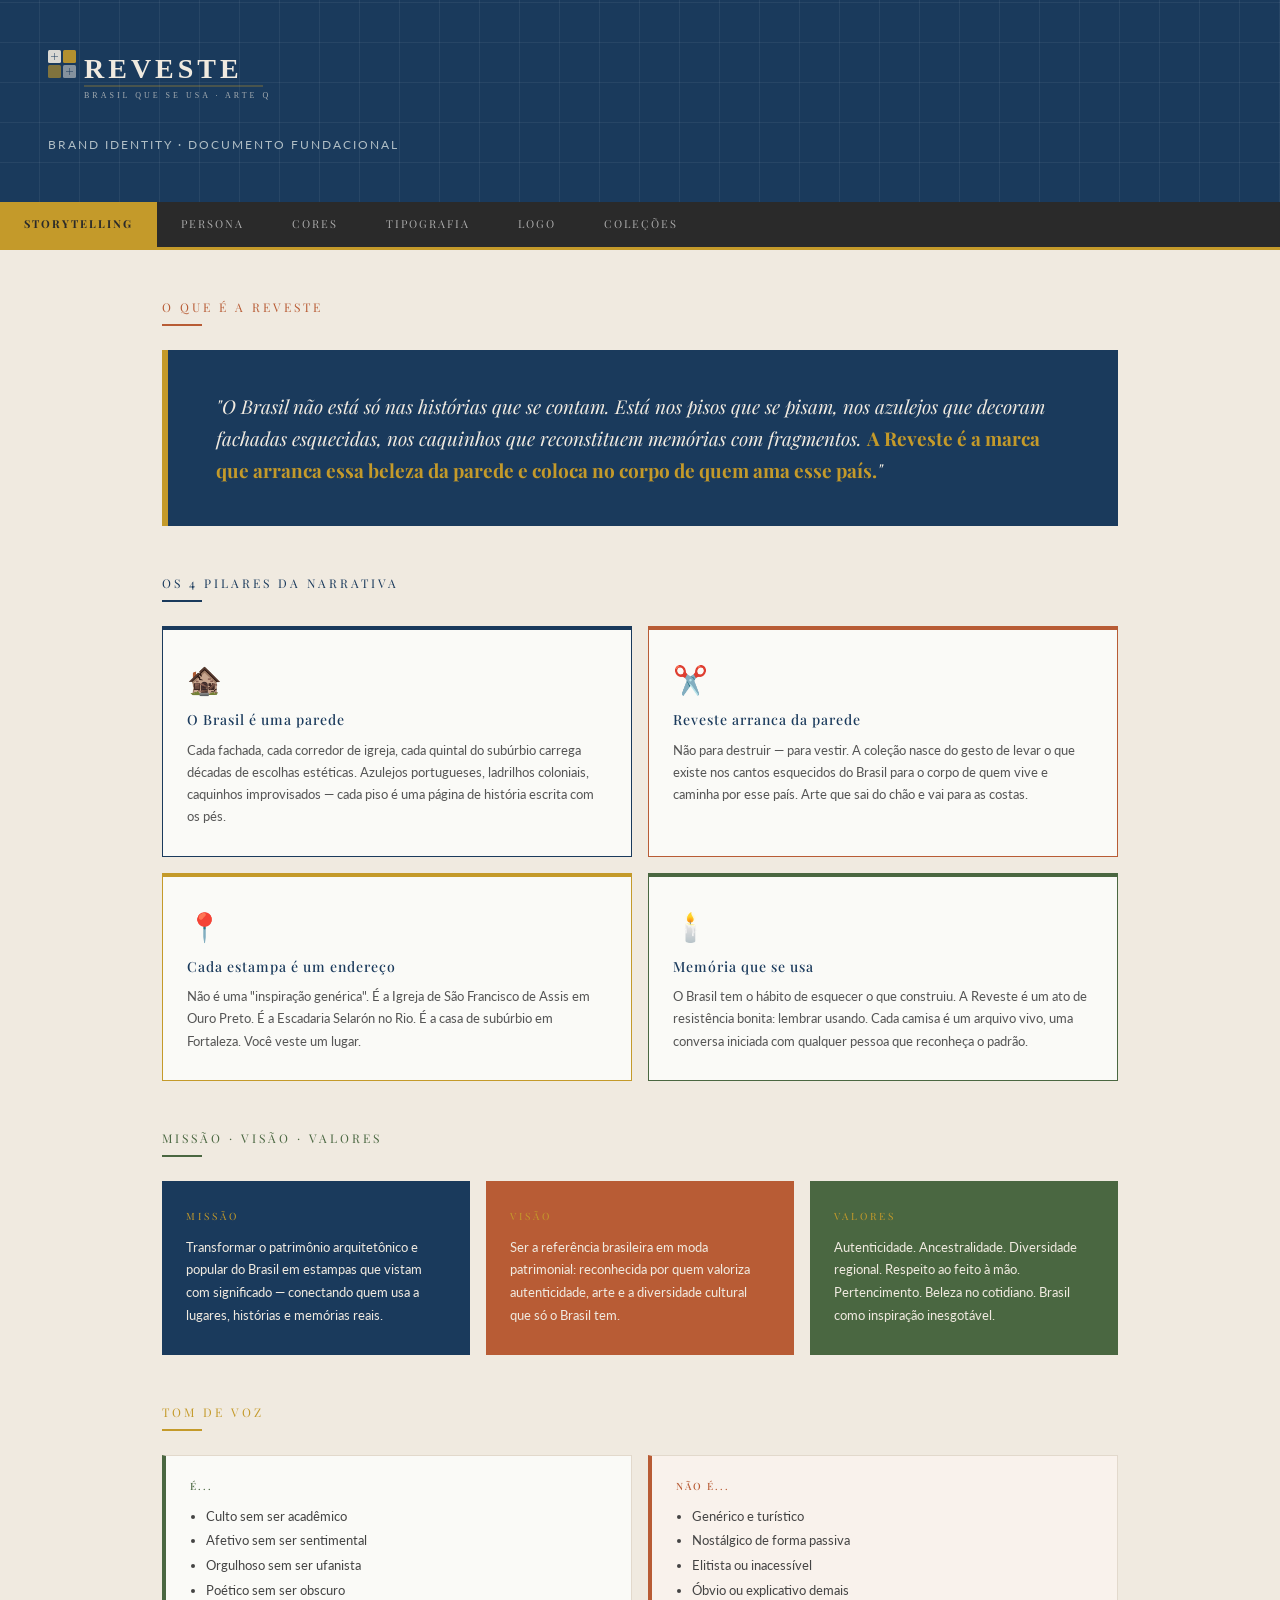
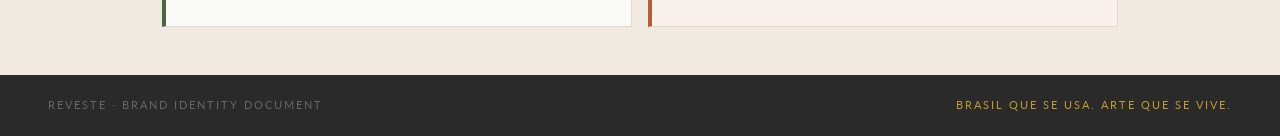
<file: reveste-brand-identity.html>
<!DOCTYPE html>
<html lang="pt-BR">
<head>
  <meta charset="UTF-8" />
  <meta name="viewport" content="width=device-width, initial-scale=1.0" />
  <title>Reveste — Brand Identity</title>
  <link href="https://cdn.jsdelivr.net/npm/bootstrap@5.3.3/dist/css/bootstrap.min.css" rel="stylesheet" />
  <link href="https://fonts.googleapis.com/css2?family=Playfair+Display:ital,wght@0,400;0,700;1,400&family=Lato:wght@300;400;700&display=swap" rel="stylesheet" />
  <style>
    /* ── TOKENS ─────────────────────────────── */
    :root {
      --navy:   #1A3A5C;
      --navy2:  #2E5F8A;
      --cream:  #F0EAE0;
      --cream2: #E2D9CC;
      --terra:  #B85C35;
      --gold:   #C49A2A;
      --green:  #4A6741;
      --dark:   #2A2A2A;
      --white:  #FAFAF7;
      --serif:  'Playfair Display', Georgia, serif;
      --sans:   'Lato', sans-serif;
    }

    /* ── BASE ───────────────────────────────── */
    *, *::before, *::after { box-sizing: border-box; }
    body {
      background: var(--cream);
      font-family: var(--serif);
      color: var(--dark);
      margin: 0;
    }
    a { color: inherit; text-decoration: none; }

    /* ── TILE PATTERN (header bg) ───────────── */
    .tile-bg {
      background-image:
        repeating-linear-gradient(0deg, transparent, transparent 39px, rgba(255,255,255,.08) 39px, rgba(255,255,255,.08) 40px),
        repeating-linear-gradient(90deg, transparent, transparent 39px, rgba(255,255,255,.08) 39px, rgba(255,255,255,.08) 40px);
    }

    /* ── HEADER ─────────────────────────────── */
    .brand-header {
      background: var(--navy);
      padding: 40px 48px 32px;
      position: relative;
      overflow: hidden;
    }
    .brand-header::before {
      content: '';
      position: absolute;
      inset: 0;
      background-image:
        repeating-linear-gradient(0deg, transparent, transparent 39px, rgba(255,255,255,.06) 39px, rgba(255,255,255,.06) 40px),
        repeating-linear-gradient(90deg, transparent, transparent 39px, rgba(255,255,255,.06) 39px, rgba(255,255,255,.06) 40px);
    }
    .header-inner { position: relative; z-index: 1; }

    /* ── LOGO SVG ───────────────────────────── */
    .logo-wrap { display: inline-block; }

    /* ── NAV TABS ───────────────────────────── */
    .brand-nav {
      background: var(--dark);
      border-bottom: 3px solid var(--gold);
      display: flex;
      overflow-x: auto;
      scrollbar-width: none;
    }
    .brand-nav::-webkit-scrollbar { display: none; }
    .brand-nav .nav-btn {
      padding: 14px 24px;
      border: none;
      background: transparent;
      color: #aaa;
      font-family: var(--serif);
      font-size: 11px;
      letter-spacing: 2px;
      text-transform: uppercase;
      cursor: pointer;
      white-space: nowrap;
      transition: background .2s, color .2s;
    }
    .brand-nav .nav-btn.active {
      background: var(--gold);
      color: var(--dark);
      font-weight: 700;
    }

    /* ── MAIN CONTENT ───────────────────────── */
    .brand-main {
      max-width: 1020px;
      margin: 0 auto;
      padding: 48px 32px;
    }

    /* ── SECTION TITLE ──────────────────────── */
    .sec-title {
      font-family: var(--serif);
      font-size: 12px;
      letter-spacing: 3px;
      text-transform: uppercase;
      margin: 0 0 8px;
    }
    .sec-line {
      width: 40px;
      height: 2px;
      margin-bottom: 24px;
    }

    /* ── MANIFESTO BOX ──────────────────────── */
    .manifesto {
      background: var(--navy);
      color: var(--cream);
      padding: 40px 48px;
      border-left: 6px solid var(--gold);
      font-size: 19px;
      font-style: italic;
      line-height: 1.7;
      margin-bottom: 48px;
    }
    .manifesto strong {
      font-style: normal;
      color: var(--gold);
    }

    /* ── PILLAR CARDS ───────────────────────── */
    .pillar-card {
      background: var(--white);
      border: 1px solid var(--cream2);
      padding: 28px 24px;
      height: 100%;
    }
    .pillar-card .icon { font-size: 28px; margin-bottom: 12px; }
    .pillar-card h3 {
      font-size: 14px;
      letter-spacing: 1px;
      color: var(--navy);
      margin: 0 0 10px;
    }
    .pillar-card p {
      font-family: var(--sans);
      font-size: 13px;
      line-height: 1.7;
      color: #555;
      margin: 0;
    }

    /* ── MVV CARDS ──────────────────────────── */
    .mvv-card {
      padding: 28px 24px;
      color: var(--cream);
      height: 100%;
    }
    .mvv-card .label {
      font-size: 10px;
      letter-spacing: 3px;
      text-transform: uppercase;
      color: var(--gold);
      display: block;
      margin-bottom: 12px;
    }
    .mvv-card p {
      font-family: var(--sans);
      font-size: 13px;
      line-height: 1.75;
      margin: 0;
    }

    /* ── TOM DE VOZ ─────────────────────────── */
    .voice-card {
      background: var(--white);
      border: 1px solid var(--cream2);
      padding: 24px;
      height: 100%;
    }
    .voice-card.alt { background: #f9f2ec; }
    .voice-card h4 {
      font-size: 10px;
      letter-spacing: 2px;
      text-transform: uppercase;
      margin: 0 0 12px;
    }
    .voice-card ul {
      margin: 0;
      padding-left: 16px;
    }
    .voice-card li {
      font-family: var(--sans);
      font-size: 13px;
      line-height: 1.9;
      color: #444;
    }

    /* ── PERSONA ─────────────────────────────── */
    .persona-left {
      background: var(--navy);
      padding: 32px;
      display: flex;
      flex-direction: column;
      align-items: center;
      justify-content: center;
      gap: 16px;
    }
    .persona-avatar {
      width: 80px; height: 80px;
      border-radius: 50%;
      background: var(--gold);
      display: flex; align-items: center; justify-content: center;
      font-size: 36px;
    }
    .persona-right {
      background: var(--white);
      padding: 36px;
    }
    .tag {
      display: inline-block;
      padding: 4px 12px;
      background: var(--cream2);
      font-family: var(--sans);
      font-size: 11px;
      letter-spacing: 1px;
      color: var(--navy);
      border-radius: 2px;
      margin: 3px;
    }
    .trait-card {
      background: var(--white);
      border: 1px solid var(--cream2);
      padding: 18px 20px;
      display: flex;
      gap: 14px;
      align-items: flex-start;
      height: 100%;
    }
    .trait-card .icon { font-size: 22px; flex-shrink: 0; }
    .trait-card strong {
      font-size: 13px;
      color: var(--navy);
      display: block;
      margin-bottom: 4px;
    }
    .trait-card span {
      font-family: var(--sans);
      font-size: 12px;
      color: #666;
      line-height: 1.6;
    }
    .feelings-box {
      background: var(--navy);
      color: var(--cream);
      padding: 36px 40px;
    }
    .feeling-item p.lbl {
      margin: 0 0 4px;
      color: var(--gold);
      font-size: 10px;
      letter-spacing: 2px;
      text-transform: uppercase;
    }
    .feeling-item p.val {
      margin: 0;
      font-family: var(--sans);
      font-size: 13px;
      line-height: 1.7;
      opacity: .85;
    }

    /* ── CORES ──────────────────────────────── */
    .color-row {
      background: var(--white);
      border: 1px solid var(--cream2);
      padding: 16px 20px;
      display: flex;
      align-items: center;
      gap: 20px;
    }
    .color-swatch {
      width: 60px; height: 60px;
      border-radius: 3px;
      flex-shrink: 0;
    }
    .color-name { font-size: 13px; font-weight: bold; color: var(--dark); display: block; }
    .color-hex { font-family: monospace; font-size: 11px; color: #888; }
    .color-role { font-family: var(--sans); font-size: 12px; color: #666; line-height: 1.6; margin: 0; }
    .combo-card { padding: 28px 24px; }
    .combo-label { font-size: 10px; letter-spacing: 2px; text-transform: uppercase; margin: 0 0 6px; }
    .combo-name { font-size: 22px; font-style: italic; margin: 0 0 12px; }
    .combo-tag { font-family: var(--sans); font-size: 11px; opacity: .7; line-height: 1.6; margin: 0; }

    /* ── TIPOGRAFIA ─────────────────────────── */
    .font-card {
      border: 1px solid var(--cream2);
      overflow: hidden;
    }
    .font-specimen {
      padding: 36px 40px;
      border-right: 1px solid var(--cream2);
    }
    .font-info {
      padding: 36px 32px;
    }
    .font-role-label {
      font-size: 10px; letter-spacing: 2px;
      text-transform: uppercase;
      display: block; margin-bottom: 4px;
    }
    .font-link {
      font-family: var(--sans);
      font-size: 11px; letter-spacing: 1px;
    }
    .font-name-display {
      font-size: 18px; font-weight: bold;
      color: var(--dark);
      display: block; margin-bottom: 2px;
    }
    .font-desc {
      font-family: var(--sans);
      font-size: 13px; line-height: 1.7; color: #555;
    }
    .typo-table th {
      background: var(--navy);
      color: var(--gold);
      font-family: var(--sans);
      font-size: 10px;
      letter-spacing: 2px;
      text-transform: uppercase;
      padding: 12px 16px;
      font-weight: normal;
      border: none;
    }
    .typo-table td {
      font-family: var(--sans);
      font-size: 12px;
      padding: 12px 16px;
      border-color: var(--cream2) !important;
      vertical-align: middle;
    }
    .typo-table tr:nth-child(odd) td { background: var(--white); }
    .typo-table tr:nth-child(even) td { background: #f7f3ee; }
    .import-box {
      background: var(--navy);
      color: var(--cream);
      padding: 28px 32px;
      margin-top: 36px;
    }
    .import-box code {
      font-size: 11.5px; line-height: 1.9;
      display: block; opacity: .85;
      word-break: break-all;
    }

    /* ── LOGO ────────────────────────────────── */
    .logo-version {
      padding: 40px 32px;
      display: flex;
      flex-direction: column;
      align-items: flex-start;
      gap: 16px;
    }
    .logo-version-label {
      font-family: var(--sans);
      font-size: 10px; letter-spacing: 2px;
      text-transform: uppercase;
    }
    .tagline-card {
      background: var(--white);
      border: 1px solid var(--cream2);
      border-left: 4px solid var(--navy);
      padding: 18px 20px;
      height: 100%;
    }
    .tagline-label {
      font-size: 10px; letter-spacing: 2px;
      text-transform: uppercase;
      color: var(--gold);
      display: block; margin-bottom: 6px;
    }
    .tagline-text {
      font-family: var(--serif);
      font-size: 13px;
      line-height: 1.65;
      font-style: italic;
      color: var(--dark);
      margin: 0;
    }

    /* ── COLEÇÕES ───────────────────────────── */
    .coll-selector {
      display: flex;
      flex-wrap: wrap;
      gap: 8px;
      margin-bottom: 28px;
    }
    .coll-btn {
      padding: 8px 16px;
      border: none;
      background: var(--cream2);
      color: var(--dark);
      font-family: var(--serif);
      font-size: 12px;
      letter-spacing: 1px;
      cursor: pointer;
      transition: background .2s, color .2s;
    }
    .coll-btn.active { color: #fff; font-weight: bold; }
    .coll-hero { position: relative; height: 300px; overflow: hidden; }
    .coll-hero img { width: 100%; height: 100%; object-fit: cover; }
    .coll-hero-overlay {
      position: absolute;
      inset: 0;
      display: flex;
      flex-direction: column;
      justify-content: flex-end;
      padding: 28px 32px;
    }
    .coll-hero-sub {
      margin: 0 0 4px;
      color: rgba(255,255,255,.75);
      font-family: var(--sans);
      font-size: 11px;
      letter-spacing: 3px;
      text-transform: uppercase;
    }
    .coll-hero-title {
      margin: 0;
      font-size: 26px;
      color: #fff;
      font-weight: bold;
      line-height: 1.2;
    }
    .coll-detail {
      display: grid;
      grid-template-columns: 1fr 1fr;
      background: var(--white);
    }
    .coll-desc-box {
      padding: 28px 32px;
      border-right: 1px solid var(--cream2);
    }
    .coll-list-box { padding: 28px 32px; }
    .coll-box-label {
      font-size: 10px; letter-spacing: 2px;
      text-transform: uppercase;
      display: block; margin-bottom: 8px;
    }
    .coll-desc-box p {
      font-family: var(--sans);
      font-size: 13px; line-height: 1.8; color: #444; margin: 0;
    }
    .coll-list-box ul {
      margin: 0; padding-left: 16px;
    }
    .coll-list-box li {
      font-family: var(--sans);
      font-size: 13px; line-height: 1.85; color: #555;
    }
    .coll-thumb {
      cursor: pointer;
      border: 2px solid var(--cream2);
      overflow: hidden;
      transition: border-color .2s;
    }
    .coll-thumb.active { border-color: var(--navy); }
    .coll-thumb:hover { border-color: var(--gold); }
    .coll-thumb img { width: 100%; height: 110px; object-fit: cover; display: block; }
    .coll-thumb-body { padding: 10px 12px; background: var(--white); }
    .coll-thumb-name {
      font-size: 12px; font-weight: bold;
      color: var(--dark); display: block; margin-bottom: 2px;
    }
    .coll-num-badge {
      display: inline-block;
      color: #fff;
      font-size: 10px;
      font-weight: bold;
      padding: 2px 8px;
      margin-bottom: 6px;
    }

    /* ── FOOTER ─────────────────────────────── */
    .brand-footer {
      background: var(--dark);
      color: #666;
      padding: 22px 48px;
      font-family: var(--sans);
      font-size: 11px;
      letter-spacing: 2px;
      text-transform: uppercase;
      display: flex;
      justify-content: space-between;
      align-items: center;
      flex-wrap: wrap;
      gap: 12px;
    }
    .brand-footer span.gold { color: var(--gold); }

    /* ── PANE VISIBILITY ────────────────────── */
    .pane { display: none; }
    .pane.active { display: block; }

    /* ── UTILITIES ──────────────────────────── */
    .border-top-accent { border-top: 4px solid; }
    .font-serif { font-family: var(--serif) !important; }
    .font-sans  { font-family: var(--sans)  !important; }
    .text-navy  { color: var(--navy)  !important; }
    .text-gold  { color: var(--gold)  !important; }
    .text-terra { color: var(--terra) !important; }
    .text-green { color: var(--green) !important; }
    .text-cream { color: var(--cream) !important; }
    .bg-navy    { background-color: var(--navy)  !important; }
    .bg-terra   { background-color: var(--terra) !important; }
    .bg-green   { background-color: var(--green) !important; }
    .bg-cream   { background-color: var(--cream) !important; }
    .bg-dark    { background-color: var(--dark)  !important; }
    .bg-white-r { background-color: var(--white) !important; }
  </style>
</head>
<body>

<!-- ══════════════════════════════════════
     HEADER
══════════════════════════════════════ -->
<header class="brand-header">
  <div class="header-inner">
    <!-- Logo SVG -->
    <svg width="220" height="80" viewBox="0 0 220 80">
      <g transform="translate(0,10)">
        <rect x="0"  y="0"  width="13" height="13" rx="1.5" fill="#F0EAE0" opacity=".9"/>
        <rect x="15" y="0"  width="13" height="13" rx="1.5" fill="#C49A2A" opacity=".9"/>
        <rect x="0"  y="15" width="13" height="13" rx="1.5" fill="#C49A2A" opacity=".6"/>
        <rect x="15" y="15" width="13" height="13" rx="1.5" fill="#F0EAE0" opacity=".5"/>
        <line x1="6.5" y1="3" x2="6.5" y2="10"  stroke="#1A3A5C" stroke-width="1" opacity=".5"/>
        <line x1="3"   y1="6.5" x2="10" y2="6.5" stroke="#1A3A5C" stroke-width="1" opacity=".5"/>
        <line x1="21.5" y1="18" x2="21.5" y2="25" stroke="#1A3A5C" stroke-width="1" opacity=".5"/>
        <line x1="18" y1="21.5" x2="25" y2="21.5" stroke="#1A3A5C" stroke-width="1" opacity=".5"/>
      </g>
      <text x="36" y="38" font-family="Georgia,serif" font-size="28" font-weight="700" letter-spacing="4" fill="#F0EAE0">REVESTE</text>
      <line x1="36" y1="46" x2="215" y2="46" stroke="#C49A2A" stroke-width=".8" opacity=".7"/>
      <text x="36" y="58" font-family="Georgia,serif" font-size="8" letter-spacing="3" fill="#F0EAE0" opacity=".65">BRASIL QUE SE USA · ARTE QUE SE VIVE</text>
    </svg>
    <p style="margin-top:16px;color:#b0bec5;font-family:var(--sans);font-size:12px;letter-spacing:2px;text-transform:uppercase;">Brand Identity · Documento Fundacional</p>
  </div>
</header>

<!-- ══════════════════════════════════════
     NAV
══════════════════════════════════════ -->
<nav class="brand-nav">
  <button class="nav-btn active" data-pane="story">Storytelling</button>
  <button class="nav-btn" data-pane="persona">Persona</button>
  <button class="nav-btn" data-pane="colors">Cores</button>
  <button class="nav-btn" data-pane="fonts">Tipografia</button>
  <button class="nav-btn" data-pane="logo">Logo</button>
  <button class="nav-btn" data-pane="collections">Coleções</button>
</nav>

<!-- ══════════════════════════════════════
     MAIN
══════════════════════════════════════ -->
<main class="brand-main">

  <!-- ── STORYTELLING ───────────────────── -->
  <section class="pane active" id="pane-story">

    <p class="sec-title text-terra">O que é a Reveste</p>
    <div class="sec-line" style="background:var(--terra)"></div>

    <div class="manifesto">
      "O Brasil não está só nas histórias que se contam. Está nos pisos que se pisam, nos azulejos que decoram fachadas esquecidas, nos caquinhos que reconstituem memórias com fragmentos.
      <strong>A Reveste é a marca que arranca essa beleza da parede e coloca no corpo de quem ama esse país.</strong>"
    </div>

    <p class="sec-title text-navy">Os 4 pilares da narrativa</p>
    <div class="sec-line" style="background:var(--navy)"></div>

    <div class="row g-3 mb-5">
      <div class="col-md-6">
        <div class="pillar-card border-top-accent" style="border-color:var(--navy)">
          <div class="icon">🏚️</div>
          <h3>O Brasil é uma parede</h3>
          <p>Cada fachada, cada corredor de igreja, cada quintal do subúrbio carrega décadas de escolhas estéticas. Azulejos portugueses, ladrilhos coloniais, caquinhos improvisados — cada piso é uma página de história escrita com os pés.</p>
        </div>
      </div>
      <div class="col-md-6">
        <div class="pillar-card border-top-accent" style="border-color:var(--terra)">
          <div class="icon">✂️</div>
          <h3>Reveste arranca da parede</h3>
          <p>Não para destruir — para vestir. A coleção nasce do gesto de levar o que existe nos cantos esquecidos do Brasil para o corpo de quem vive e caminha por esse país. Arte que sai do chão e vai para as costas.</p>
        </div>
      </div>
      <div class="col-md-6">
        <div class="pillar-card border-top-accent" style="border-color:var(--gold)">
          <div class="icon">📍</div>
          <h3>Cada estampa é um endereço</h3>
          <p>Não é uma "inspiração genérica". É a Igreja de São Francisco de Assis em Ouro Preto. É a Escadaria Selarón no Rio. É a casa de subúrbio em Fortaleza. Você veste um lugar.</p>
        </div>
      </div>
      <div class="col-md-6">
        <div class="pillar-card border-top-accent" style="border-color:var(--green)">
          <div class="icon">🕯️</div>
          <h3>Memória que se usa</h3>
          <p>O Brasil tem o hábito de esquecer o que construiu. A Reveste é um ato de resistência bonita: lembrar usando. Cada camisa é um arquivo vivo, uma conversa iniciada com qualquer pessoa que reconheça o padrão.</p>
        </div>
      </div>
    </div>

    <p class="sec-title text-green">Missão · Visão · Valores</p>
    <div class="sec-line" style="background:var(--green)"></div>

    <div class="row g-3 mb-5">
      <div class="col-md-4">
        <div class="mvv-card bg-navy"><span class="label">Missão</span><p>Transformar o patrimônio arquitetônico e popular do Brasil em estampas que vistam com significado — conectando quem usa a lugares, histórias e memórias reais.</p></div>
      </div>
      <div class="col-md-4">
        <div class="mvv-card bg-terra"><span class="label">Visão</span><p>Ser a referência brasileira em moda patrimonial: reconhecida por quem valoriza autenticidade, arte e a diversidade cultural que só o Brasil tem.</p></div>
      </div>
      <div class="col-md-4">
        <div class="mvv-card bg-green"><span class="label">Valores</span><p>Autenticidade. Ancestralidade. Diversidade regional. Respeito ao feito à mão. Pertencimento. Beleza no cotidiano. Brasil como inspiração inesgotável.</p></div>
      </div>
    </div>

    <p class="sec-title text-gold">Tom de Voz</p>
    <div class="sec-line" style="background:var(--gold)"></div>

    <div class="row g-3">
      <div class="col-md-6">
        <div class="voice-card" style="border-left:4px solid var(--green)">
          <h4 class="text-green">É...</h4>
          <ul>
            <li>Culto sem ser acadêmico</li>
            <li>Afetivo sem ser sentimental</li>
            <li>Orgulhoso sem ser ufanista</li>
            <li>Poético sem ser obscuro</li>
          </ul>
        </div>
      </div>
      <div class="col-md-6">
        <div class="voice-card alt" style="border-left:4px solid var(--terra)">
          <h4 class="text-terra">Não é...</h4>
          <ul>
            <li>Genérico e turístico</li>
            <li>Nostálgico de forma passiva</li>
            <li>Elitista ou inacessível</li>
            <li>Óbvio ou explicativo demais</li>
          </ul>
        </div>
      </div>
    </div>
  </section>

  <!-- ── PERSONA ─────────────────────────── -->
  <section class="pane" id="pane-persona">

    <p class="sec-title text-terra">Quem veste a Reveste</p>
    <div class="sec-line" style="background:var(--terra)"></div>

    <div class="row g-0 mb-4" style="border:1px solid var(--cream2);overflow:hidden">
      <div class="col-md-3 persona-left">
        <div class="persona-avatar">🧭</div>
        <p class="text-cream text-center" style="font-size:14px;font-style:italic;margin:0;">"O Guardião das Histórias"</p>
      </div>
      <div class="col-md-9 persona-right">
        <h2 class="text-navy" style="font-size:24px;margin:0 0 6px">André / Marina</h2>
        <p style="color:var(--terra);font-family:var(--sans);font-size:12px;letter-spacing:2px;text-transform:uppercase;margin:0 0 18px">28–45 anos · Brasil urbano com raízes regionais</p>
        <p style="font-family:var(--sans);font-size:14px;line-height:1.8;color:#444;margin:0 0 16px">Professor, arquiteto, jornalista cultural, designer, pesquisador — ou simplesmente alguém que cresceu vendo azulejos nas paredes da avó e nunca esqueceu aquele padrão. Vive em cidade grande, mas volta ao interior no Carnaval. Prefere o museu ao shopping, mas não dispensa um bom bar no subúrbio.</p>
        <div>
          <span class="tag">#patrimônio</span><span class="tag">#arquitetura</span><span class="tag">#viagem</span><span class="tag">#artesanato</span><span class="tag">#comida de raiz</span><span class="tag">#história</span><span class="tag">#azulejo</span><span class="tag">#memória afetiva</span>
        </div>
      </div>
    </div>

    <p class="sec-title text-navy">Traços da Persona</p>
    <div class="sec-line" style="background:var(--navy)"></div>

    <div class="row g-3 mb-4">
      <div class="col-md-4"><div class="trait-card"><span class="icon">🏛️</span><div><strong>Culturalmente consciente</strong><span>Conhece e valoriza o patrimônio brasileiro</span></div></div></div>
      <div class="col-md-4"><div class="trait-card"><span class="icon">🗺️</span><div><strong>Viajante interno</strong><span>Descobre o Brasil profundo, além dos destinos óbvios</span></div></div></div>
      <div class="col-md-4"><div class="trait-card"><span class="icon">✍️</span><div><strong>Expressivo</strong><span>Usa a moda como manifesto cultural, não vaidade</span></div></div></div>
      <div class="col-md-4"><div class="trait-card"><span class="icon">📚</span><div><strong>Curioso histórico</strong><span>Se interessa por arquitetura, arte sacra e design</span></div></div></div>
      <div class="col-md-4"><div class="trait-card"><span class="icon">🌿</span><div><strong>Autêntico</strong><span>Prefere significado à tendência passageira</span></div></div></div>
      <div class="col-md-4"><div class="trait-card"><span class="icon">🤝</span><div><strong>Comunitário</strong><span>Valoriza o feito à mão e o local</span></div></div></div>
    </div>

    <p class="sec-title text-gold">O que essa pessoa sente ao usar a Reveste</p>
    <div class="sec-line" style="background:var(--gold)"></div>

    <div class="feelings-box">
      <div class="row g-4">
        <div class="col-6 col-md-3 feeling-item"><p class="lbl">Orgulho</p><p class="val">De carregar a história do próprio país no corpo</p></div>
        <div class="col-6 col-md-3 feeling-item"><p class="lbl">Pertencimento</p><p class="val">De fazer parte de algo maior que a moda</p></div>
        <div class="col-6 col-md-3 feeling-item"><p class="lbl">Curiosidade</p><p class="val">Cada estampa gera uma conversa, uma pergunta</p></div>
        <div class="col-6 col-md-3 feeling-item"><p class="lbl">Autenticidade</p><p class="val">Não está seguindo tendência — está fazendo um gesto</p></div>
      </div>
    </div>
  </section>

  <!-- ── CORES ───────────────────────────── -->
  <section class="pane" id="pane-colors">

    <p class="sec-title text-navy">Paleta de Cores</p>
    <div class="sec-line" style="background:var(--navy)"></div>

    <p class="font-sans mb-4" style="font-size:14px;line-height:1.8;color:#555;max-width:600px">As cores da Reveste nascem dos próprios revestimentos brasileiros — o azul do azulejo português, o creme da cal colonial, o terracota do barro do subúrbio, o ouro do barroco mineiro.</p>

    <div class="d-flex flex-column gap-3 mb-5">
      <div class="color-row"><div class="color-swatch" style="background:#1A3A5C"></div><div style="min-width:140px"><span class="color-name">Azul Colonial</span><span class="color-hex">#1A3A5C</span></div><p class="color-role">Cor primária — Autoridade e profundidade histórica</p></div>
      <div class="color-row"><div class="color-swatch" style="background:#2E5F8A"></div><div style="min-width:140px"><span class="color-name">Azul Médio</span><span class="color-hex">#2E5F8A</span></div><p class="color-role">Secundária — Azulejo português, céu e mar</p></div>
      <div class="color-row"><div class="color-swatch" style="background:#F0EAE0;border:1px solid #ccc"></div><div style="min-width:140px"><span class="color-name">Creme Antigo</span><span class="color-hex">#F0EAE0</span></div><p class="color-role">Fundo — Papel envelhecido, cal da parede</p></div>
      <div class="color-row"><div class="color-swatch" style="background:#B85C35"></div><div style="min-width:140px"><span class="color-name">Terracota</span><span class="color-hex">#B85C35</span></div><p class="color-role">Acento quente — Barro, subúrbio, calor humano</p></div>
      <div class="color-row"><div class="color-swatch" style="background:#C49A2A"></div><div style="min-width:140px"><span class="color-name">Ouro</span><span class="color-hex">#C49A2A</span></div><p class="color-role">Acento nobre — Barroco, detalhes e celebração</p></div>
      <div class="color-row"><div class="color-swatch" style="background:#4A6741"></div><div style="min-width:140px"><span class="color-name">Verde Musgo</span><span class="color-hex">#4A6741</span></div><p class="color-role">Acento natural — Pátina, jardim, tempo</p></div>
      <div class="color-row"><div class="color-swatch" style="background:#2A2A2A"></div><div style="min-width:140px"><span class="color-name">Grafite</span><span class="color-hex">#2A2A2A</span></div><p class="color-role">Neutro forte — Tipografia e contornos</p></div>
    </div>

    <p class="sec-title text-terra">Combinações de Uso</p>
    <div class="sec-line" style="background:var(--terra)"></div>

    <div class="row g-3">
      <div class="col-md-4">
        <div class="combo-card bg-navy">
          <p class="combo-label text-gold">Colonial — Formal</p>
          <p class="combo-name text-cream">Reveste</p>
          <p class="combo-tag text-cream">Brasil que se usa. Arte que se vive.</p>
        </div>
      </div>
      <div class="col-md-4">
        <div class="combo-card bg-cream" style="border:1px solid var(--cream2)">
          <p class="combo-label text-terra">Creme — Editorial</p>
          <p class="combo-name text-navy">Reveste</p>
          <p class="combo-tag text-navy">Brasil que se usa. Arte que se vive.</p>
        </div>
      </div>
      <div class="col-md-4">
        <div class="combo-card bg-dark">
          <p class="combo-label text-gold">Grafite — Premium</p>
          <p class="combo-name text-cream">Reveste</p>
          <p class="combo-tag text-cream">Brasil que se usa. Arte que se vive.</p>
        </div>
      </div>
    </div>
  </section>

  <!-- ── TIPOGRAFIA ─────────────────────── -->
  <section class="pane" id="pane-fonts">

    <p class="sec-title text-navy">Sistema Tipográfico</p>
    <div class="sec-line" style="background:var(--navy)"></div>

    <p class="font-sans mb-4" style="font-size:14px;line-height:1.8;color:#555;max-width:640px">A tipografia da Reveste mistura a autoridade do serif histórico com a clareza do sans-serif moderno. Todos os pesos são do Google Fonts — de uso livre, inclusive comercialmente.</p>

    <!-- Pair 1 -->
    <div class="font-card mb-4" style="border-top:4px solid var(--navy)">
      <div class="row g-0">
        <div class="col-md-6 font-specimen" style="background:var(--cream)">
          <span class="font-role-label text-navy font-sans">Primária — Uso principal da marca</span>
          <p class="font-sans mb-3" style="font-size:11px;color:#888;letter-spacing:1px">Editorial e coleções premium</p>
          <p style="font-family:'Playfair Display',Georgia,serif;font-weight:700;font-size:36px;letter-spacing:2px;color:var(--navy);margin:0 0 16px">REVESTE</p>
          <p class="font-sans" style="font-size:13px;line-height:1.7;color:#555;margin:0">Os ladrilhos de cerâmica artesanal revestem os caminhos da fé há séculos nas igrejas brasileiras. Feitos à mão, carregam símbolos, tradições e histórias.</p>
        </div>
        <div class="col-md-6 font-info" style="background:var(--white)">
          <div class="mb-3">
            <span class="font-role-label font-sans" style="color:#888">Display / Títulos</span>
            <span class="font-name-display font-serif">Playfair Display</span>
            <a href="https://fonts.google.com/specimen/Playfair+Display" target="_blank" class="font-link text-navy">↗ Google Fonts</a>
          </div>
          <div class="mb-3">
            <span class="font-role-label font-sans" style="color:#888">Corpo / UI</span>
            <span class="font-name-display font-serif">Lato</span>
            <a href="https://fonts.google.com/specimen/Lato" target="_blank" class="font-link text-navy">↗ Google Fonts</a>
          </div>
          <p class="font-desc">Playfair traz autoridade editorial e herança cultural. Lato garante legibilidade moderna. A dupla ideal para o universo da Reveste.</p>
        </div>
      </div>
    </div>

    <!-- Pair 2 -->
    <div class="font-card mb-4" style="border-top:4px solid var(--terra)">
      <div class="row g-0">
        <div class="col-md-6 font-specimen" style="background:var(--white)">
          <span class="font-role-label text-terra font-sans">Secundária — Materiais impressos</span>
          <p class="font-sans mb-3" style="font-size:11px;color:#888;letter-spacing:1px">Lookbooks, tags e materiais impressos</p>
          <p style="font-family:Georgia,serif;font-style:italic;font-size:38px;color:var(--terra);margin:0 0 16px">Reveste</p>
          <p class="font-sans" style="font-size:13px;line-height:1.7;color:#555;margin:0">Estampas que nasceram para enfeitar banheiros do subúrbio e atravessaram paredes, gerações e modas.</p>
        </div>
        <div class="col-md-6 font-info" style="background:var(--cream)">
          <div class="mb-3">
            <span class="font-role-label font-sans" style="color:#888">Display / Títulos</span>
            <span class="font-name-display font-serif">Cormorant Garamond</span>
            <a href="https://fonts.google.com/specimen/Cormorant+Garamond" target="_blank" class="font-link text-terra">↗ Google Fonts</a>
          </div>
          <div class="mb-3">
            <span class="font-role-label font-sans" style="color:#888">Corpo / UI</span>
            <span class="font-name-display font-serif">Raleway</span>
            <a href="https://fonts.google.com/specimen/Raleway" target="_blank" class="font-link text-terra">↗ Google Fonts</a>
          </div>
          <p class="font-desc">Cormorant evoca a leveza dos documentos históricos portugueses. Raleway oferece elegância geométrica no corpo.</p>
        </div>
      </div>
    </div>

    <!-- Pair 3 -->
    <div class="font-card mb-5" style="border-top:4px solid var(--green)">
      <div class="row g-0">
        <div class="col-md-6 font-specimen" style="background:var(--cream)">
          <span class="font-role-label text-green font-sans">Digital — E-commerce e web</span>
          <p class="font-sans mb-3" style="font-size:11px;color:#888;letter-spacing:1px">E-commerce, fichas de produto e descrições</p>
          <p style="font-family:Georgia,serif;font-size:30px;letter-spacing:3px;text-transform:uppercase;color:var(--green);margin:0 0 16px">REVESTE</p>
          <p class="font-sans" style="font-size:13px;line-height:1.7;color:#555;margin:0">Herdados da tradição portuguesa, os azulejos chegaram ao Brasil trazendo proteção, fé e beleza às fachadas das casas do subúrbio.</p>
        </div>
        <div class="col-md-6 font-info" style="background:var(--white)">
          <div class="mb-3">
            <span class="font-role-label font-sans" style="color:#888">Display / Títulos</span>
            <span class="font-name-display font-serif">EB Garamond</span>
            <a href="https://fonts.google.com/specimen/EB+Garamond" target="_blank" class="font-link text-green">↗ Google Fonts</a>
          </div>
          <div class="mb-3">
            <span class="font-role-label font-sans" style="color:#888">Corpo / UI</span>
            <span class="font-name-display font-serif">Source Sans 3</span>
            <a href="https://fonts.google.com/specimen/Source+Sans+3" target="_blank" class="font-link text-green">↗ Google Fonts</a>
          </div>
          <p class="font-desc">EB Garamond é a opção mais neutra e versátil — funciona bem em todos os tamanhos digitais. Source Sans 3 garante clareza na leitura de texto corrido.</p>
        </div>
      </div>
    </div>

    <p class="sec-title text-terra">Hierarquia Tipográfica</p>
    <div class="sec-line" style="background:var(--terra)"></div>

    <div class="table-responsive mb-4">
      <table class="table typo-table mb-0">
        <thead><tr>
          <th>Elemento</th><th>Tamanho</th><th>Peso</th><th>Notas</th>
        </tr></thead>
        <tbody>
          <tr><td>Nome da marca / Logotipo</td><td class="text-navy fw-bold">Display</td><td>Bold</td><td class="fst-italic">Sempre em versalete — REVESTE</td></tr>
          <tr><td>Título de coleção</td><td class="text-navy fw-bold">28–36pt</td><td>Bold / SemiBold</td><td class="fst-italic">Playfair Display, maiúsculas</td></tr>
          <tr><td>Nome da peça / produto</td><td class="text-navy fw-bold">18–22pt</td><td>SemiBold</td><td class="fst-italic">Playfair Display</td></tr>
          <tr><td>Subtítulo / localização</td><td class="text-navy fw-bold">11–13pt</td><td>Regular</td><td class="fst-italic">Lato, versalete com tracking 2–3px</td></tr>
          <tr><td>Texto corrido / descrição</td><td class="text-navy fw-bold">13–15pt</td><td>Regular</td><td class="fst-italic">Lato, line-height 1.7</td></tr>
          <tr><td>Legenda / caption</td><td class="text-navy fw-bold">11pt</td><td>Light Italic</td><td class="fst-italic">Cormorant Garamond itálico</td></tr>
          <tr><td>Tag / badge / rótulo</td><td class="text-navy fw-bold">10pt</td><td>Medium</td><td class="fst-italic">Lato, maiúsculas, tracking 2px</td></tr>
        </tbody>
      </table>
    </div>

    <div class="import-box">
      <p style="margin:0 0 10px;font-family:var(--sans);font-size:10px;letter-spacing:2px;text-transform:uppercase;color:var(--gold)">Import recomendado — Google Fonts</p>
      <code>@import url('https://fonts.googleapis.com/css2?family=Playfair+Display:ital,wght@0,400;0,700;1,400&family=Cormorant+Garamond:ital,wght@0,400;1,400&family=EB+Garamond&family=Lato:wght@300;400;700&family=Raleway:wght@300;400;600&family=Source+Sans+3:wght@300;400;600&display=swap');</code>
    </div>
  </section>

  <!-- ── LOGO ───────────────────────────── -->
  <section class="pane" id="pane-logo">

    <p class="sec-title text-navy">Identidade Visual · Logo</p>
    <div class="sec-line" style="background:var(--navy)"></div>

    <p class="font-sans mb-4" style="font-size:14px;line-height:1.8;color:#555;max-width:600px">O símbolo é uma grelha de 4 azulejos onde cada peça tem peso, cor e posição distintos. A tipografia serif evoca herança e autoridade cultural.</p>

    <div class="row g-3 mb-5">
      <!-- Versão clara -->
      <div class="col-md-6">
        <div class="logo-version" style="background:var(--cream);border:1px solid var(--cream2)">
          <svg width="200" height="72" viewBox="0 0 220 80">
            <g transform="translate(0,10)"><rect x="0" y="0" width="13" height="13" rx="1.5" fill="#1A3A5C" opacity=".9"/><rect x="15" y="0" width="13" height="13" rx="1.5" fill="#C49A2A" opacity=".9"/><rect x="0" y="15" width="13" height="13" rx="1.5" fill="#C49A2A" opacity=".6"/><rect x="15" y="15" width="13" height="13" rx="1.5" fill="#1A3A5C" opacity=".5"/></g>
            <text x="36" y="38" font-family="Georgia,serif" font-size="28" font-weight="700" letter-spacing="4" fill="#1A3A5C">REVESTE</text>
            <line x1="36" y1="46" x2="215" y2="46" stroke="#C49A2A" stroke-width=".8" opacity=".7"/>
            <text x="36" y="58" font-family="Georgia,serif" font-size="8" letter-spacing="3" fill="#1A3A5C" opacity=".65">BRASIL QUE SE USA · ARTE QUE SE VIVE</text>
          </svg>
          <span class="logo-version-label" style="color:rgba(0,0,0,.35)">Versão clara</span>
        </div>
      </div>
      <!-- Versão escura -->
      <div class="col-md-6">
        <div class="logo-version bg-navy">
          <svg width="200" height="72" viewBox="0 0 220 80">
            <g transform="translate(0,10)"><rect x="0" y="0" width="13" height="13" rx="1.5" fill="#F0EAE0" opacity=".9"/><rect x="15" y="0" width="13" height="13" rx="1.5" fill="#C49A2A" opacity=".9"/><rect x="0" y="15" width="13" height="13" rx="1.5" fill="#C49A2A" opacity=".6"/><rect x="15" y="15" width="13" height="13" rx="1.5" fill="#F0EAE0" opacity=".5"/></g>
            <text x="36" y="38" font-family="Georgia,serif" font-size="28" font-weight="700" letter-spacing="4" fill="#F0EAE0">REVESTE</text>
            <line x1="36" y1="46" x2="215" y2="46" stroke="#C49A2A" stroke-width=".8" opacity=".7"/>
            <text x="36" y="58" font-family="Georgia,serif" font-size="8" letter-spacing="3" fill="#F0EAE0" opacity=".65">BRASIL QUE SE USA · ARTE QUE SE VIVE</text>
          </svg>
          <span class="logo-version-label" style="color:rgba(255,255,255,.4)">Versão escura</span>
        </div>
      </div>
      <!-- Versão grafite -->
      <div class="col-md-6">
        <div class="logo-version bg-dark">
          <svg width="200" height="72" viewBox="0 0 220 80">
            <g transform="translate(0,10)"><rect x="0" y="0" width="13" height="13" rx="1.5" fill="#F0EAE0" opacity=".9"/><rect x="15" y="0" width="13" height="13" rx="1.5" fill="#C49A2A" opacity=".9"/><rect x="0" y="15" width="13" height="13" rx="1.5" fill="#C49A2A" opacity=".6"/><rect x="15" y="15" width="13" height="13" rx="1.5" fill="#F0EAE0" opacity=".5"/></g>
            <text x="36" y="38" font-family="Georgia,serif" font-size="28" font-weight="700" letter-spacing="4" fill="#F0EAE0">REVESTE</text>
            <line x1="36" y1="46" x2="215" y2="46" stroke="#C49A2A" stroke-width=".8" opacity=".7"/>
            <text x="36" y="58" font-family="Georgia,serif" font-size="8" letter-spacing="3" fill="#F0EAE0" opacity=".65">BRASIL QUE SE USA · ARTE QUE SE VIVE</text>
          </svg>
          <span class="logo-version-label" style="color:rgba(255,255,255,.4)">Versão grafite</span>
        </div>
      </div>
      <!-- Versão ouro -->
      <div class="col-md-6">
        <div class="logo-version" style="background:var(--gold)">
          <svg width="200" height="72" viewBox="0 0 220 80">
            <g transform="translate(0,10)"><rect x="0" y="0" width="13" height="13" rx="1.5" fill="#1A3A5C" opacity=".9"/><rect x="15" y="0" width="13" height="13" rx="1.5" fill="#F0EAE0" opacity=".9"/><rect x="0" y="15" width="13" height="13" rx="1.5" fill="#F0EAE0" opacity=".6"/><rect x="15" y="15" width="13" height="13" rx="1.5" fill="#1A3A5C" opacity=".5"/></g>
            <text x="36" y="38" font-family="Georgia,serif" font-size="28" font-weight="700" letter-spacing="4" fill="#1A3A5C">REVESTE</text>
            <line x1="36" y1="46" x2="215" y2="46" stroke="#1A3A5C" stroke-width=".8" opacity=".5"/>
            <text x="36" y="58" font-family="Georgia,serif" font-size="8" letter-spacing="3" fill="#1A3A5C" opacity=".65">BRASIL QUE SE USA · ARTE QUE SE VIVE</text>
          </svg>
          <span class="logo-version-label" style="color:rgba(0,0,0,.35)">Versão ouro</span>
        </div>
      </div>
    </div>

    <p class="sec-title text-gold">Taglines da Marca</p>
    <div class="sec-line" style="background:var(--gold)"></div>

    <div class="row g-3">
      <div class="col-md-4"><div class="tagline-card"><span class="tagline-label">Principal</span><p class="tagline-text">Brasil que se usa. Arte que se vive.</p></div></div>
      <div class="col-md-4"><div class="tagline-card"><span class="tagline-label">Alternativa 1</span><p class="tagline-text">Pisos que contam histórias. Estampas que as guardam.</p></div></div>
      <div class="col-md-4"><div class="tagline-card"><span class="tagline-label">Alternativa 2</span><p class="tagline-text">Do azulejo à estampa. Da parede ao corpo.</p></div></div>
      <div class="col-md-4"><div class="tagline-card"><span class="tagline-label">Alternativa 3</span><p class="tagline-text">Cada coleção é um endereço no Brasil.</p></div></div>
      <div class="col-md-4"><div class="tagline-card"><span class="tagline-label">Conceitual</span><p class="tagline-text">A memória que você veste.</p></div></div>
      <div class="col-md-4"><div class="tagline-card"><span class="tagline-label">Manifesto</span><p class="tagline-text">Feito à mão. Passado de geração em geração.</p></div></div>
    </div>
  </section>

  <!-- ── COLEÇÕES ─────────────────────────── -->
  <section class="pane" id="pane-collections">

    <p class="sec-title text-navy">As 8 Coleções da Reveste</p>
    <div class="sec-line" style="background:var(--navy)"></div>

    <div class="coll-selector" id="collSelector"></div>

    <!-- Detail panel -->
    <div id="collDetail" style="border:1px solid var(--cream2);overflow:hidden;margin-bottom:48px"></div>

    <!-- Grid overview -->
    <p class="sec-title text-terra">Visão Geral — Todas as Coleções</p>
    <div class="sec-line" style="background:var(--terra)"></div>
    <div class="row g-3" id="collGrid"></div>
  </section>

</main>

<!-- ══════════════════════════════════════
     FOOTER
══════════════════════════════════════ -->
<footer class="brand-footer">
  <span>Reveste · Brand Identity Document</span>
  <span class="gold">Brasil que se usa. Arte que se vive.</span>
</footer>

<script src="https://cdn.jsdelivr.net/npm/bootstrap@5.3.3/dist/js/bootstrap.bundle.min.js"></script>
<script>
// ── DATA ─────────────────────────────────────────
const IMGS = {
  img1_ceramica: "[data-uri]",
  img2_caquinhos_suburbio: "[data-uri]",
  img3_flores: "[data-uri]",
  img4_devocionais: "[data-uri]",
  img5_portugueses: "[data-uri]",
  img6_bauhaus: "[data-uri]",
  img7_athos: "[data-uri]",
  img8_caquinhos_pop: "[data-uri]",
};

const COLLECTIONS = [
  { num:"01", name:"Ladrilhos de Cerâmica", sub:"Igrejas Históricas do Brasil", desc:"Geometria e fé em pisos do século XVIII — onde o barroco e o artesanal caminham juntos.", color:"#C49A2A", img:"img1_ceramica", items:["Igreja de São Francisco de Assis – Ouro Preto/MG","Igreja do Carmo – Olinda/PE","Igreja de Nossa Senhora do Rosário – Sabará/MG","Igreja de São Pedro dos Clérigos – Salvador/BA","Igreja do Bom Jesus de Matosinhos – Congonhas/MG","Igreja de São Francisco – João Pessoa/PB"] },
  { num:"02", name:"Caquinhos do Brasil", sub:"Pisos de Casas de Subúrbios Históricas", desc:"Fragmentos de pisos antigos que carregam memórias de gerações que construíram seus lares com criatividade.", color:"#B85C35", img:"img2_caquinhos_suburbio", items:["Casa da Esquina – Rio de Janeiro/RJ","Casa do Quintal – Belém/PA","Casa da Ladeira – Salvador/BA","Casa do Corredor – Recife/PE","Casa do Portão – São Paulo/SP","Casa do Sol – Fortaleza/CE"] },
  { num:"03", name:"Cultivos Flores de Banheiro", sub:"Memória que Floresce", desc:"Estampas que nasceram para enfeitar banheiros do subúrbio e atravessaram paredes, gerações e modas.", color:"#4A6741", img:"img3_flores", items:["Orquídeas – Madureira/RJ","Rosas e Arabescos – Subúrbio Carioca/RJ","Margaridas – Iracema/Fortaleza/CE","Tomates – Penha/RJ","Flores do Campo – Cachoeirinha/PE"] },
  { num:"04", name:"Azulejos Devocionais", sub:"Fé que Protege o Lar", desc:"Herdados da tradição portuguesa, os azulejos devocionais trazem proteção, fé e beleza às fachadas do subúrbio.", color:"#1A3A5C", img:"img4_devocionais", items:["Nossa Senhora Aparecida – Aparecida/SP","Sagrado Coração de Jesus – Recife/PE","São Jorge – Rio de Janeiro/RJ","Santo Antônio – Salvador/BA","Anjo da Guarda – Belém/PA"] },
  { num:"05", name:"Azulejos Portugueses no Brasil", sub:"História que Reveste", desc:"Trazidos desde o século XVI, os azulejos contam histórias de fé, cultura e arte que ainda decoram igrejas e palácios.", color:"#2E5F8A", img:"img5_portugueses", items:["Igreja de São Francisco – Salvador/BA","Palácio da Bolsa – Rio de Janeiro/RJ","Convento da Penha – Vitória/ES","Igreja do Carmo – Olinda/PE","Solar do Unhão – Salvador/BA"] },
  { num:"06", name:"Azulejos Bauhaus no Brasil", sub:"Design que Constrói História", desc:"Inspirados na escola Bauhaus, representam a presença do movimento moderno em importantes obras arquitetônicas brasileiras.", color:"#B85C35", img:"img6_bauhaus", items:["Edifício Copan – São Paulo/SP","Ministério da Educação e Saúde – Rio de Janeiro/RJ","Parque do Ibirapuera – São Paulo/SP","Residência Gregori Warchavchik – São Paulo/SP","Conj. Residencial Pedregulho – Campinas/SP"] },
  { num:"07", name:"Azulejos Athos Bulcão no Brasil", sub:"Arte que Integra", desc:"Composições geométricas marcadas pela precisão, ritmo e harmonia — presentes nos ícones da arquitetura moderna brasileira.", color:"#1A3A5C", img:"img7_athos", items:["Palácio da Alvorada – Brasília/DF","Igrejinha da Pampulha – Belo Horizonte/MG","Ministério das Relações Exteriores – Brasília/DF","Teatro Nacional – Brasília/DF","Memorial JK – Brasília/DF","Câmara dos Deputados – Brasília/DF"] },
  { num:"08", name:"Caquinhos do Brasil", sub:"Arte Popular que Reveste", desc:"Feitos de fragmentos de azulejos, cerâmicas e vidros — transformando fachadas e espaços públicos em obras de arte.", color:"#4A6741", img:"img8_caquinhos_pop", items:["Escadaria Selarón – Rio de Janeiro/RJ","Museu do Inhotim – Brumadinho/MG","Parque do Ibirapuera – São Paulo/SP","Igreja de São Francisco – Salvador/BA","Casa de Cora Coralina – Goiás/GO","Orla de Boa Viagem – Recife/PE"] },
];

// ── TABS ──────────────────────────────────────────
document.querySelectorAll('.nav-btn').forEach(btn => {
  btn.addEventListener('click', () => {
    document.querySelectorAll('.nav-btn').forEach(b => b.classList.remove('active'));
    document.querySelectorAll('.pane').forEach(p => p.classList.remove('active'));
    btn.classList.add('active');
    document.getElementById('pane-' + btn.dataset.pane).classList.add('active');
  });
});

// ── COLLECTIONS ───────────────────────────────────
let activeColl = 0;

function renderCollSelector() {
  const sel = document.getElementById('collSelector');
  sel.innerHTML = COLLECTIONS.map((c, i) => `
    <button class="coll-btn ${i === activeColl ? 'active' : ''}"
      style="${i === activeColl ? 'background:' + c.color : ''}"
      data-idx="${i}">${c.num}</button>
  `).join('');
  sel.querySelectorAll('.coll-btn').forEach(btn => {
    btn.addEventListener('click', () => {
      activeColl = parseInt(btn.dataset.idx);
      renderCollSelector();
      renderCollDetail();
    });
  });
}

function renderCollDetail() {
  const c = COLLECTIONS[activeColl];
  document.getElementById('collDetail').innerHTML = `
    <div class="coll-hero">
      <img src="${IMGS[c.img]}" alt="${c.name}" />
      <div class="coll-hero-overlay" style="background:linear-gradient(to right, ${c.color}ee 0%, ${c.color}88 40%, transparent 100%)">
        <p class="coll-hero-sub">${c.num} · ${c.sub}</p>
        <h2 class="coll-hero-title">${c.name}</h2>
      </div>
    </div>
    <div class="coll-detail">
      <div class="coll-desc-box">
        <span class="coll-box-label font-sans" style="color:${c.color}">Sobre a Coleção</span>
        <p>${c.desc}</p>
      </div>
      <div class="coll-list-box">
        <span class="coll-box-label font-sans" style="color:${c.color}">Peças da Coleção</span>
        <ul>${c.items.map(i => `<li>${i}</li>`).join('')}</ul>
      </div>
    </div>
  `;
}

function renderCollGrid() {
  document.getElementById('collGrid').innerHTML = COLLECTIONS.map((c, i) => `
    <div class="col-6 col-md-3">
      <div class="coll-thumb ${i === activeColl ? 'active' : ''}" data-idx="${i}" style="${i === activeColl ? 'border-color:' + c.color : ''}">
        <img src="${IMGS[c.img]}" alt="${c.name}" />
        <div class="coll-thumb-body">
          <span class="coll-num-badge" style="background:${c.color}">${c.num}</span>
          <span class="coll-thumb-name">${c.name}</span>
          <span class="font-sans" style="font-size:11px;color:${c.color};letter-spacing:1px">${c.sub}</span>
        </div>
      </div>
    </div>
  `).join('');
  document.querySelectorAll('.coll-thumb').forEach(t => {
    t.addEventListener('click', () => {
      activeColl = parseInt(t.dataset.idx);
      renderCollSelector();
      renderCollDetail();
      renderCollGrid();
    });
  });
}

renderCollSelector();
renderCollDetail();
renderCollGrid();
</script>
</body>
</html>
</file>
